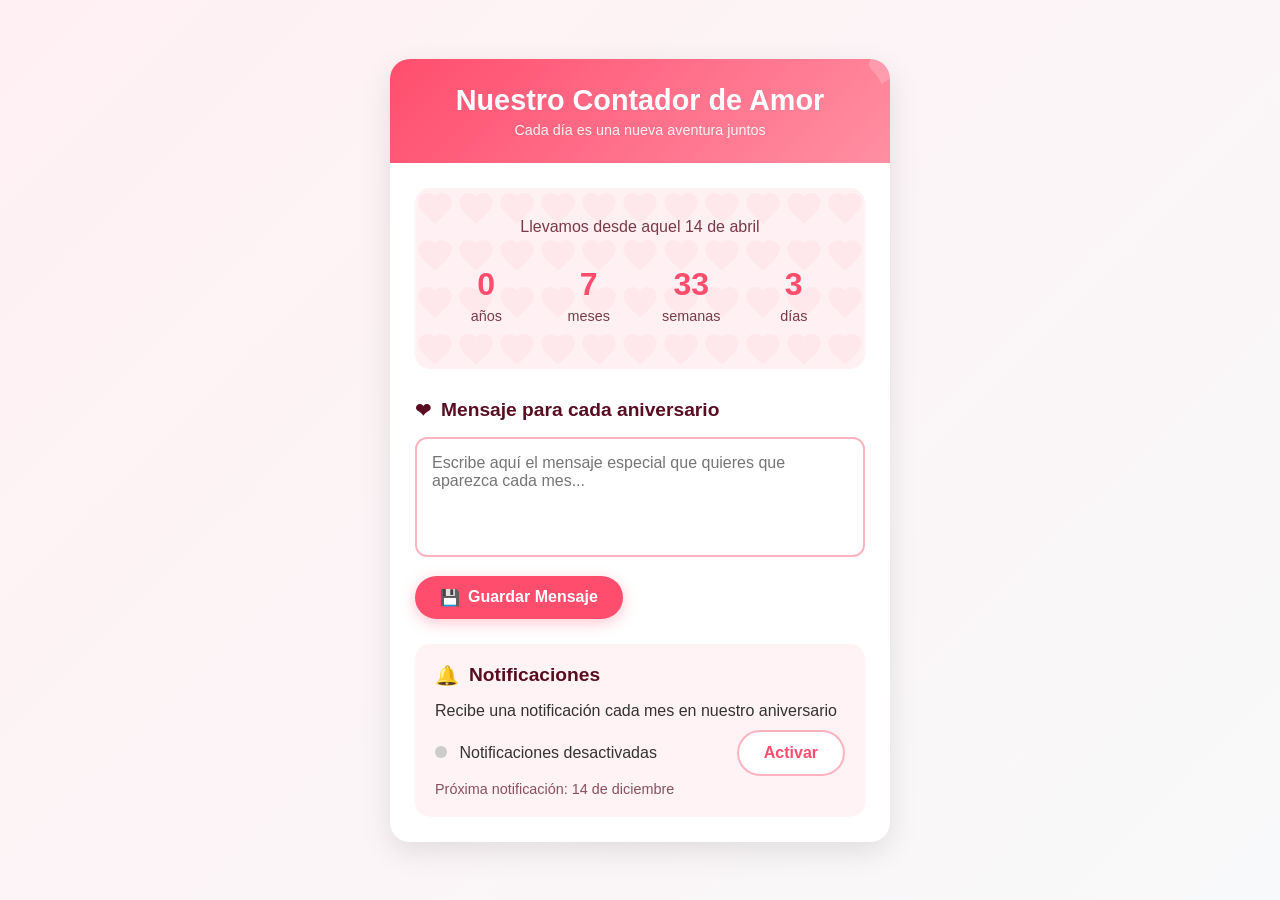
<file: Untitled-1.html>
<!DOCTYPE html>
<html lang="es">
<head>
<meta charset="UTF-8">
<meta name="viewport" content="width=device-width, initial-scale=1.0">
<title>Nuestro Contador de Amor</title>
<style>
:root {
--primary-color: #ff4d6d;
--secondary-color: #ff8fa3;
--accent-color: #ffb3c1;
--text-color: #333;
--light-color: #fff0f3;
--dark-color: #590d22;
--gold-color: #ffd700;
}

* {
margin: 0;
padding: 0;
box-sizing: border-box;
transition: all 0.3s ease;
}

body {
font-family: 'Segoe UI', Tahoma, Geneva, Verdana, sans-serif;
background: linear-gradient(135deg, var(--light-color), #f8f9fa);
color: var(--text-color);
min-height: 100vh;
display: flex;
justify-content: center;
align-items: center;
padding: 20px;
}

.app-container {
width: 100%;
max-width: 500px;
background: white;
border-radius: 20px;
box-shadow: 0 10px 30px rgba(0, 0, 0, 0.1);
overflow: hidden;
position: relative;
}

.header {
background: linear-gradient(135deg, var(--primary-color), var(--secondary-color));
color: white;
padding: 25px;
text-align: center;
position: relative;
}

.header h1 {
font-size: 1.8rem;
margin-bottom: 5px;
font-weight: 600;
}

.header p {
font-size: 0.9rem;
opacity: 0.9;
}

.heart-icon {
position: absolute;
top: -15px;
right: -15px;
font-size: 3rem;
opacity: 0.2;
transform: rotate(15deg);
}

.content {
padding: 25px;
}

.counter-container {
text-align: center;
margin-bottom: 30px;
padding: 20px;
background: var(--light-color);
border-radius: 15px;
position: relative;
overflow: hidden;
}

.counter-bg {
position: absolute;
top: 0;
left: 0;
width: 100%;
height: 100%;
opacity: 0.05;
z-index: 0;
background-image: url('data:image/svg+xml;utf8,<svg xmlns="http://www.w3.org/2000/svg" viewBox="0 0 24 24"><path fill="%23ff4d6d" d="M12 21.35l-1.45-1.32C5.4 15.36 2 12.28 2 8.5 2 5.42 4.42 3 7.5 3c1.74 0 3.41.81 4.5 2.09C13.09 3.81 14.76 3 16.5 3 19.58 3 22 5.42 22 8.5c0 3.78-3.4 6.86-8.55 11.54L12 21.35z"/></svg>');
background-repeat: space;
background-size: 40px;
}

.time-stats {
display: flex;
justify-content: space-around;
flex-wrap: wrap;
margin: 15px 0;
}

.time-stat {
flex: 1;
padding: 10px;
min-width: 80px;
}

.stat-value {
font-size: 2rem;
font-weight: 700;
color: var(--primary-color);
margin: 5px 0;
position: relative;
z-index: 1;
}

.stat-value.special {
color: var(--gold-color);
text-shadow: 0 0 5px rgba(255, 215, 0, 0.5);
}

.stat-label {
font-size: 0.9rem;
color: var(--dark-color);
opacity: 0.8;
}

.counter-label {
font-size: 1rem;
color: var(--dark-color);
opacity: 0.8;
margin-top: 10px;
}

.message-section {
margin-bottom: 25px;
}

.section-title {
font-size: 1.2rem;
color: var(--dark-color);
margin-bottom: 15px;
display: flex;
align-items: center;
gap: 10px;
}

.section-title i {
color: var(--primary-color);
}

textarea {
width: 100%;
padding: 15px;
border-radius: 12px;
border: 2px solid var(--accent-color);
font-family: inherit;
font-size: 1rem;
resize: none;
margin-bottom: 15px;
min-height: 120px;
}

textarea:focus {
outline: none;
border-color: var(--primary-color);
box-shadow: 0 0 0 3px rgba(255, 77, 109, 0.2);
}

.btn {
background: var(--primary-color);
color: white;
border: none;
padding: 12px 25px;
border-radius: 50px;
font-size: 1rem;
font-weight: 600;
cursor: pointer;
display: inline-flex;
align-items: center;
gap: 8px;
box-shadow: 0 4px 15px rgba(255, 77, 109, 0.3);
}

.btn:hover {
background: var(--dark-color);
transform: translateY(-2px);
}

.btn:active {
transform: translateY(0);
}

.btn-secondary {
background: white;
color: var(--primary-color);
border: 2px solid var(--accent-color);
box-shadow: none;
}

.btn-secondary:hover {
background: var(--light-color);
color: var(--dark-color);
}

.notification-section {
background: rgba(255, 141, 157, 0.1);
padding: 20px;
border-radius: 15px;
margin-top: 20px;
}

.notification-status {
display: flex;
align-items: center;
justify-content: space-between;
margin-top: 10px;
}

.status-indicator {
display: inline-block;
width: 12px;
height: 12px;
border-radius: 50%;
background: #ccc;
margin-right: 8px;
}

.status-indicator.active {
background: #4caf50;
}

.date-info {
font-size: 0.9rem;
color: var(--dark-color);
opacity: 0.7;
margin-top: 5px;
}

.modal {
display: none;
position: fixed;
top: 0;
left: 0;
width: 100%;
height: 100%;
background: rgba(0, 0, 0, 0.5);
z-index: 100;
justify-content: center;
align-items: center;
}

.modal-content {
background: white;
padding: 30px;
border-radius: 20px;
max-width: 90%;
width: 400px;
text-align: center;
position: relative;
animation: modalAppear 0.3s ease-out;
}

@keyframes modalAppear {
from {
opacity: 0;
transform: translateY(20px);
}
to {
opacity: 1;
transform: translateY(0);
}
}

.close-modal {
position: absolute;
top: 15px;
right: 15px;
font-size: 1.5rem;
cursor: pointer;
color: var(--text-color);
opacity: 0.5;
}

.close-modal:hover {
opacity: 1;
}

.confetti {
position: absolute;
width: 10px;
height: 10px;
background-color: var(--primary-color);
opacity: 0;
}

.gold-confetti {
background-color: var(--gold-color);
}

.achievement-badge {
display: none;
background: linear-gradient(135deg, var(--gold-color), #ffecb3);
color: #856404;
padding: 10px 15px;
border-radius: 50px;
margin: 15px 0;
font-weight: bold;
box-shadow: 0 3px 10px rgba(255, 215, 0, 0.3);
animation: pulse 2s infinite;
}

@keyframes pulse {
0% { transform: scale(1); }
50% { transform: scale(1.05); }
100% { transform: scale(1); }
}

@media (max-width: 480px) {
.header h1 {
font-size: 1.5rem;
}

.stat-value {
font-size: 1.8rem;
}

.btn {
padding: 10px 20px;
}

.time-stat {
min-width: 70px;
}
}
</style>
</head>
<body>
<div class="app-container">
<div class="header">
<div class="heart-icon">❤</div>
<h1>Nuestro Contador de Amor</h1>
<p>Cada día es una nueva aventura juntos</p>
</div>

<div class="content">
<div class="counter-container">
<div class="counter-bg"></div>
<div class="counter-label">Llevamos desde aquel 14 de abril</div>

<div class="achievement-badge" id="yearBadge">
¡Feliz Aniversario! ❤
</div>

<div class="time-stats">
<div class="time-stat">
<div class="stat-value" id="yearsCounter">0</div>
<div class="stat-label">años</div>
</div>
<div class="time-stat">
<div class="stat-value" id="monthsCounter">0</div>
<div class="stat-label">meses</div>
</div>
<div class="time-stat">
<div class="stat-value" id="weeksCounter">0</div>
<div class="stat-label">semanas</div>
</div>
<div class="time-stat">
<div class="stat-value" id="daysCounter">0</div>
<div class="stat-label">días</div>
</div>
</div>
</div>

<div class="message-section">
<h2 class="section-title">
<span>❤</span> Mensaje para cada aniversario
</h2>
<textarea id="anniversaryMessage" placeholder="Escribe aquí el mensaje especial que quieres que aparezca cada mes..."></textarea>
<button class="btn" id="saveMessageBtn">
<span>💾</span> Guardar Mensaje
</button>
</div>

<div class="notification-section">
<h2 class="section-title">
<span>🔔</span> Notificaciones
</h2>
<p>Recibe una notificación cada mes en nuestro aniversario</p>

<div class="notification-status">
<div>
<span class="status-indicator" id="statusIndicator"></span>
<span id="statusText">Notificaciones desactivadas</span>
</div>
<button class="btn btn-secondary" id="notificationBtn">
Activar
</button>
</div>

<div class="date-info">
Próxima notificación: <span id="nextNotificationDate">14 de mayo</span>
</div>
</div>
</div>
</div>

<div class="modal" id="anniversaryModal">
<div class="modal-content">
<span class="close-modal" id="closeModal">&times;</span>
<h2 style="color: var(--primary-color); margin-bottom: 15px;" id="modalTitle">¡Feliz Mesiversario!</h2>
<div style="font-size: 5rem; margin: 20px 0;">❤</div>
<p id="modalMessage" style="margin-bottom: 20px; font-size: 1.1rem;"></p>
<button class="btn" id="closeModalBtn">¡Gracias!</button>
</div>
</div>

<script>
// Elementos del DOM
const yearsCounter = document.getElementById('yearsCounter');
const monthsCounter = document.getElementById('monthsCounter');
const weeksCounter = document.getElementById('weeksCounter');
const daysCounter = document.getElementById('daysCounter');
const anniversaryMessage = document.getElementById('anniversaryMessage');
const saveMessageBtn = document.getElementById('saveMessageBtn');
const notificationBtn = document.getElementById('notificationBtn');
const statusIndicator = document.getElementById('statusIndicator');
const statusText = document.getElementById('statusText');
const nextNotificationDate = document.getElementById('nextNotificationDate');
const anniversaryModal = document.getElementById('anniversaryModal');
const modalTitle = document.getElementById('modalTitle');
const modalMessage = document.getElementById('modalMessage');
const closeModal = document.getElementById('closeModal');
const closeModalBtn = document.getElementById('closeModalBtn');
const yearBadge = document.getElementById('yearBadge');

// Fecha de inicio - 14 de abril
const startDate = new Date();
startDate.setMonth(3); // Abril (0-11)
startDate.setDate(14);
startDate.setHours(0, 0, 0, 0);

// Cargar mensaje guardado
function loadSavedMessage() {
const savedMessage = localStorage.getItem('anniversaryMessage');
if (savedMessage) {
anniversaryMessage.value = savedMessage;
}
}

// Calcular tiempo transcurrido
function calculateTime() {
const now = new Date();
const diffTime = Math.abs(now - startDate);
const diffDays = Math.floor(diffTime / (1000 * 60 * 60 * 24));

// Calcular años, meses, semanas y días restantes
const years = Math.floor(diffDays / 365);
const remainingDaysAfterYears = diffDays % 365;

// Meses aproximados (no exactos para simplificar)
const monthsTotal = Math.floor(diffDays / 30.44);
const months = monthsTotal % 12;

// Semanas y días (0-6)
const weeksTotal = Math.floor(diffDays / 7);
const weeks = weeksTotal % 52; // Mostrar semanas dentro del año actual
const days = diffDays % 7; // Días adicionales (0-6)

return {
years: years,
months: months,
weeks: weeks,
days: days,
totalMonths: monthsTotal,
totalDays: diffDays
};
}

// Actualizar contadores
function updateCounters() {
const time = calculateTime();

// Actualizar displays
yearsCounter.textContent = time.years;
monthsCounter.textContent = time.months;
weeksCounter.textContent = time.weeks;
daysCounter.textContent = time.days;

// Resaltar años completos
if (time.years > 0) {
yearsCounter.classList.add('special');
yearBadge.style.display = 'block';
} else {
yearsCounter.classList.remove('special');
yearBadge.style.display = 'none';
}

// Verificar si hoy es aniversario (mes o año)
const today = new Date();
const isAnniversaryDay = today.getDate() === 14;
const isMonthAnniversary = isAnniversaryDay && time.totalMonths > 0;
const isYearAnniversary = isAnniversaryDay && time.totalDays % 365 === 0 && time.totalDays > 0;

if (isMonthAnniversary || isYearAnniversary) {
showAnniversaryModal(isYearAnniversary, time.years);
}

// Calcular próxima fecha de notificación
updateNextNotificationDate();
}

// Mostrar modal de aniversario
function showAnniversaryModal(isYearAnniversary, years) {
// Verificar si ya mostramos el modal hoy
const lastShown = localStorage.getItem('lastAnniversaryShown');
const today = new Date().toDateString();

if (lastShown === today) return;

// Configurar el modal según el tipo de aniversario
let title, message;

if (isYearAnniversary) {
title = `¡Feliz ${years} Aniversario!`;
message = anniversaryMessage.value || `¡${years} año${years > 1 ? 's' : ''} juntos! Mi amor por ti crece cada día más. ❤`;

// Efecto especial para aniversario
yearsCounter.classList.add('special');
createConfetti(true);
} else {
const time = calculateTime();
title = `¡Feliz Mesiversario! (${time.totalMonths} meses)`;
message = anniversaryMessage.value || '¡Otro mes más juntos! Cada día te amo más. ❤';
createConfetti(false);
}

modalTitle.textContent = title;
modalMessage.textContent = message;
anniversaryModal.style.display = 'flex';

// Guardar que ya mostramos el modal hoy
localStorage.setItem('lastAnniversaryShown', today);

// Mostrar notificación si está permitido
if (Notification.permission === 'granted') {
showNotification(title, message);
}
}

// Crear efecto de confeti
function createConfetti(isGolden) {
const modal = document.querySelector('.modal-content');
const colors = isGolden ?
['#ffd700', '#ffecb3', '#fff9c4', '#ffc107', '#ffeb3b'] :
['#ff4d6d', '#ff8fa3', '#ffb3c1', '#c9184a', '#ff758f'];

for (let i = 0; i < 50; i++) {
const confetti = document.createElement('div');
confetti.className = 'confetti ' + (isGolden ? 'gold-confetti' : '');
confetti.style.backgroundColor = colors[Math.floor(Math.random() * colors.length)];
confetti.style.left = Math.random() * 100 + '%';
confetti.style.top = -10 + 'px';
confetti.style.transform = `rotate(${Math.random() * 360}deg)`;
confetti.style.borderRadius = Math.random() > 0.5 ? '50%' : '0';

modal.appendChild(confetti);

setTimeout(() => {
confetti.style.opacity = 1;
confetti.style.top = Math.random() * 100 + '%';
confetti.style.left = Math.random() * 100 + '%';
}, 10);

setTimeout(() => {
confetti.remove();
}, 3000);
}
}

// Mostrar notificación
function showNotification(title, body) {
if (!('Notification' in window)) return;

if (Notification.permission === 'granted') {
new Notification(title, {
body: body,
icon: 'data:image/svg+xml;utf8,<svg xmlns="http://www.w3.org/2000/svg" viewBox="0 0 24 24" fill="%23ff4d6d"><path d="M12 21.35l-1.45-1.32C5.4 15.36 2 12.28 2 8.5 2 5.42 4.42 3 7.5 3c1.74 0 3.41.81 4.5 2.09C13.09 3.81 14.76 3 16.5 3 19.58 3 22 5.42 22 8.5c0 3.78-3.4 6.86-8.55 11.54L12 21.35z"/></svg>'
});
}
}

// Actualizar estado de notificaciones
function updateNotificationStatus() {
if (!('Notification' in window)) {
statusText.textContent = 'No soportado en este navegador';
notificationBtn.style.display = 'none';
return;
}

if (Notification.permission === 'granted') {
statusIndicator.classList.add('active');
statusText.textContent = 'Notificaciones activadas';
notificationBtn.textContent = 'Desactivar';
notificationBtn.onclick = disableNotifications;
} else {
statusIndicator.classList.remove('active');
statusText.textContent = 'Notificaciones desactivadas';
notificationBtn.textContent = 'Activar';
notificationBtn.onclick = enableNotifications;
}
}

// Activar notificaciones
function enableNotifications() {
Notification.requestPermission().then(permission => {
updateNotificationStatus();
if (permission === 'granted') {
showNotification('Notificaciones activadas', 'Recibirás una notificación cada mes el día 14.');
}
});
}

// Desactivar notificaciones
function disableNotifications() {
statusIndicator.classList.remove('active');
statusText.textContent = 'Notificaciones desactivadas';
notificationBtn.textContent = 'Activar';
notificationBtn.onclick = enableNotifications;
}

// Actualizar próxima fecha de notificación
function updateNextNotificationDate() {
const today = new Date();
let nextDate = new Date(today.getFullYear(), today.getMonth(), 14);

if (today.getDate() >= 14) {
nextDate.setMonth(nextDate.getMonth() + 1);
}

const options = { day: 'numeric', month: 'long' };
nextNotificationDate.textContent = nextDate.toLocaleDateString('es-ES', options);
}

// Event listeners
saveMessageBtn.addEventListener('click', () => {
localStorage.setItem('anniversaryMessage', anniversaryMessage.value);
showNotification('Mensaje guardado', 'Tu mensaje especial se mostrará cada mes.');
});

closeModal.addEventListener('click', () => {
anniversaryModal.style.display = 'none';
});

closeModalBtn.addEventListener('click', () => {
anniversaryModal.style.display = 'none';
});

// Inicialización
document.addEventListener('DOMContentLoaded', () => {
loadSavedMessage();
updateCounters();
updateNotificationStatus();

// Verificar si hoy es 14 al cargar la página
const today = new Date();
if (today.getDate() === 14) {
const time = calculateTime();
const isYearAnniversary = time.totalDays % 365 === 0 && time.totalDays > 0;
setTimeout(() => showAnniversaryModal(isYearAnniversary, time.years), 2000);
}

// Actualizar contador diariamente
setInterval(updateCounters, 86400000);
});
</script>
</body>
</html>
</file>
